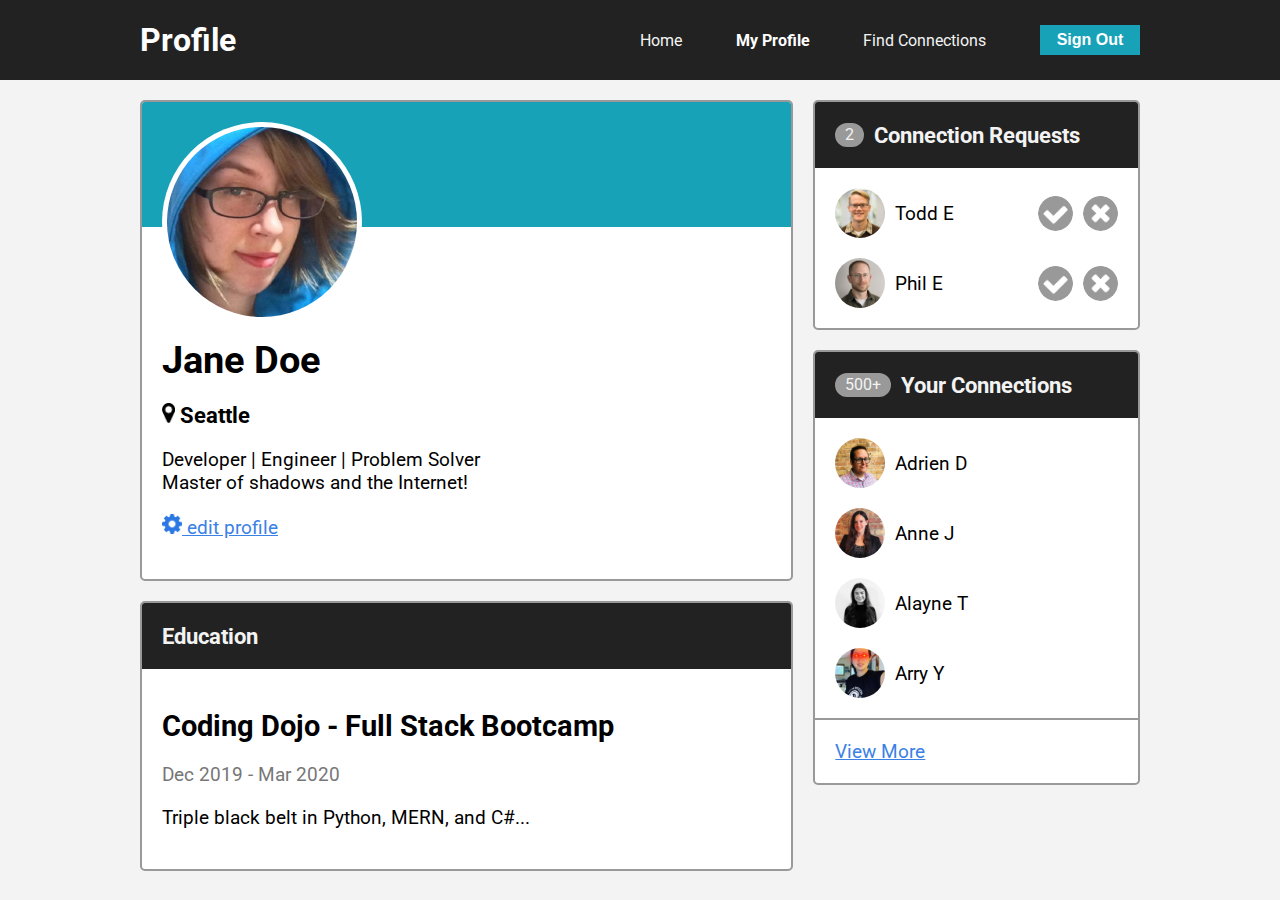
<file: Week2/Day 5/Practice/profile-page/index.html>
<!DOCTYPE html>
<html lang="en">
<head>
    <meta charset="UTF-8">
    <meta name="viewport" content="width=device-width, initial-scale=1.0">
    <title>Profile Page</title>
    <link rel="stylesheet" href="style.css">
    <link rel="preconnect" href="https://fonts.gstatic.com">
    <link href="https://fonts.googleapis.com/css2?family=Roboto&display=swap" rel="stylesheet">
</head>
<body>

    <!-- navbar -->
    <div class="nav">
        <div class="flex-container">
            <h1 class="nav-title">Profile</h1>
            <ul class="nav-links">
                <li><a href="#">Home</a></li>
                <li><a href="#" class="active">My Profile</a></li>
                <li><a href="#">Find Connections</a></li>
                <li><button class="btn">Sign Out</button></li>
            </ul>
        </div>
    </div>

    <!-- main -->
    <div class="flex-container main">

        <!-- 2/3 width column -->
        <div class="col-2">

            <!-- user info card -->
            <div class="card user-card">
                <div class="card-header">
                    <img src="images/jane-m.jpg" alt="jane" class="avatar-m">
                </div>
                <div class="card-body">
                    <h1>Jane Doe</h1>
                    <h3><img src="icons/map-marker.png" alt="pin" class="icon-s"> Seattle</h3>
                    <p>Developer | Engineer | Problem Solver<br>
                    Master of shadows and the Internet!</p>
                    <p><a href="#"><img src="icons/gear.png" alt="gear" class="icon-s"> edit profile</a></p>
                </div>
            </div>

            <!-- user education card -->
            <div class="card">
                <div class="card-header">
                    <h3>Education</h3>
                </div>
                <div class="card-body">
                    <h2>Coding Dojo - Full Stack Bootcamp</h2>
                    <p class="dates">Dec 2019 - Mar 2020</p>
                    <p>Triple black belt in Python, MERN, and C#...</p>
                </div>
            </div>

        </div>

        <!-- 1/3 width column -->
        <div class="col-1">

            <!-- connection requests card -->
            <div class="card">
                <div class="card-header">
                    <span class="badge">2</span>
                    <h3>Connection Requests</h3>
                </div>
                <ul class="card-list">
                    <li class="card-list-item">
                        <span>
                            <img src="images/todd-s.jpg" alt="todd" class="avatar-s">
                            Todd E
                        </span>
                        <span>
                            <img src="icons/accept-circle.png" alt="accept" class="icon">
                            <img src="icons/close-circle.png" alt="close" class="icon">
                        </span>
                    </li>
                    <li class="card-list-item">
                        <span>
                            <img src="images/phil-s.jpg" alt="phil" class="avatar-s">
                            Phil E
                        </span>
                        <span>
                            <img src="icons/accept-circle.png" alt="accept" class="icon">
                            <img src="icons/close-circle.png" alt="close" class="icon">
                        </span>
                    </li>
                </ul>
            </div>

            <!-- your connections card -->
            <div class="card">
                <div class="card-header">
                    <span class="badge">500+</span>
                    <h3>Your Connections</h3>
                </div>
                <ul class="card-list">
                    <li class="card-list-item start">
                        <img src="images/adrien-s.jpg" alt="adrien" class="avatar-s">
                        Adrien D
                    </li>
                    <li class="card-list-item start">
                        <img src="images/anne-s.jpg" alt="anne" class="avatar-s">
                        Anne J
                    </li>
                    <li class="card-list-item start">
                        <img src="images/alayne-s.jpg" alt="alayne" class="avatar-s">
                        Alayne T
                    </li>
                    <li class="card-list-item start">
                        <img src="images/arry-s.jpg" alt="arry" class="avatar-s">
                        Arry Y
                    </li>
                </ul>
                <div class="card-footer">
                    <a href="#">View More</a>
                </div>
            </div>

        </div>
    </div>

    <script src="script.js"></script>
</body>
</html>
</file>
<file: Week2/Day 5/Practice/profile-page/style.css>
/* CSS Reset */

* {
    margin: 0;
    padding: 0;
}

/* styles to apply to body */

body {
    background-color: #f3f3f3;
    font-family: 'Roboto', sans-serif;
}

.flex-container {
    width: 1000px;
    margin: 0 auto;
}

.flex-container, .nav-links, .nav {
    display: flex;
    justify-content: space-between;
    align-items: center;
}

.nav {
    height: 80px;
    background-color: #222;
    color: #fff;
    margin-bottom: 20px;
}

.nav-links {
    width: 50%;
    list-style-type: none;
    align-items: center;
}

.nav-links a {
    color: #f3f3f3;
    text-decoration: none;
}

.nav-links a.active {
    color: #fff;
    font-weight: bold;
}

.btn {
    height: 30px;
    width: 100px;
    color: #fff;
    background-color: #17a2b8;
    border: none;
    font-size: 1rem;
    font-weight: bold;
}

.flex-container.main {
    align-items: flex-start;
}

.col-2 {
    flex: 2;
    margin-right: 20px;
}

.col-1 {
    flex: 1;
}

.card {
    background-color: #fff;
    border: 2px solid #999;
    margin-bottom: 20px;
    border-radius: 5px;
    font-size: 1.2rem;
    overflow: hidden;
}


.card-header {
    padding: 20px;
    background-color: #222;
    color: #f3f3f3;
}

.card-header {
    display: flex;
    align-items: center;
}

.card-body {
    padding: 20px;
}

.card-body h1, 
.card-body h2,
.card-body h3,
.card-body p {
    margin: 20px 0px;
}

.user-card .card-header {
    background-color: #17a2b8;
    height: 85px;
    margin-bottom: 70px;
    display: block;
}

.card-footer {
    border-top: 2px solid #999;
    display: flex;
    align-items: center;
    padding: 20px;
}

.avatar-m {
    border-radius: 50%;
    background-color: #fff;
    height: 190px;
    padding: 5px;
}

.icon-s {
    height: 20px;
}

a {
    color: #3a81e6;
}

.dates {
    color: #777;
}

.card-list {
    padding: 0 20px;
    padding-top: 20px;
    list-style-type: none;
}

.card-list-item, 
.card-list-item > * {
    display: flex;
    align-items: center;
}

.card-list-item {
    margin-bottom: 20px;
    justify-content: space-between;
}

.card-list-item.start {
    justify-content: flex-start;
}

.avatar-s, .icon {
    height: 50px;
    border-radius: 50%;
    margin-right: 10px;
}

.icon {
    height: 35px;
}

.icon, .btn {
    cursor: pointer;
}

.icon:last-child {
    margin-right: 0;
}

.badge {
    font-size: 1rem;
    height: 24px;
    line-height: 24px;
    padding: 0 10px;
    background-color: #999;
    border-radius: 12px;
    margin-right: 10px;
}
</file>
